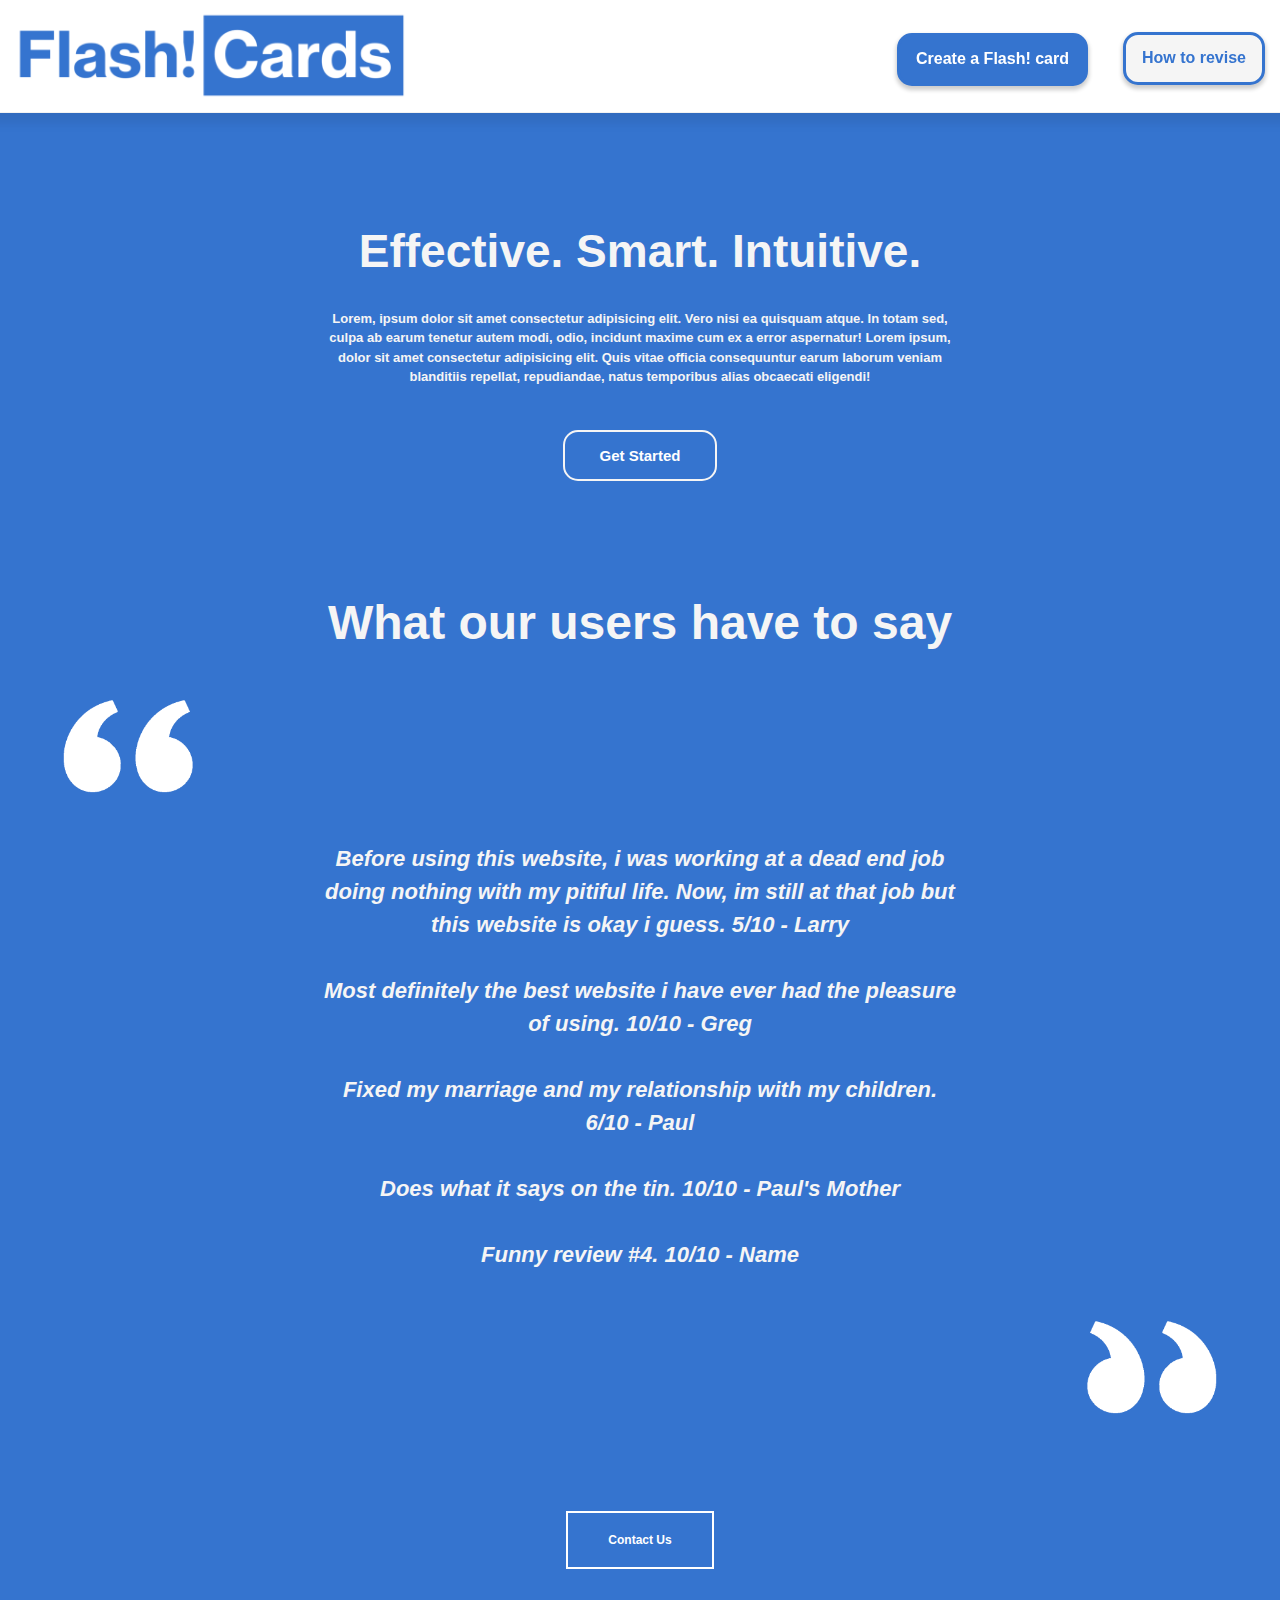
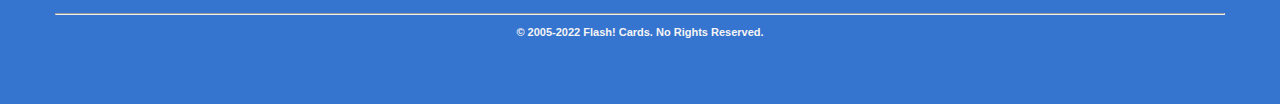
<file: index.html>
<!DOCTYPE html>
<html lang="en">
<head>
    <link rel="icon" href="img/favicon.ico">
    <meta charset="UTF-8" lang="en">
    <meta name="viewport" content="width=device-width, initial-scale=1.0">
    <link rel="stylesheet" href="style.css" type="text/css">
    <title>Flash! Cards - Home</title>
</head>
<body>
    <header>
        <a href="index.html"><img src="img/logo.png" alt="Flash! Cards"></a>
        <nav>
            <ul>
                <a href="revise.html" ><li class="revise_btn">How to revise</li></a>
                <a href="create.html" ><li class="create_btn">Create a Flash! card</li></a>
            </ul>
        </nav>
    </header>
    <main>
        <article class="description">
            <h1>Effective. Smart. Intuitive.</h1>
            <p>Lorem, ipsum dolor sit amet consectetur adipisicing elit. Vero nisi ea quisquam atque. In totam sed, culpa ab earum tenetur autem modi, odio, incidunt maxime cum ex a error aspernatur! Lorem ipsum, dolor sit amet consectetur adipisicing elit. Quis vitae officia consequuntur earum laborum veniam blanditiis repellat, repudiandae, natus temporibus alias obcaecati eligendi!</p>
            <a href="create.html">
                <div class="button">
                    Get Started
                </div>
            </a>
        </article>
        <section class="quotes_section">
            <h2>What our users have to say</h2>
            <img src="img/quotes.png" alt="" class="q1">
            <article>
                <p class="quotes">
                    <em>Before using this website, i was working at a dead end job doing nothing with my pitiful life. Now, im still at that job but this website is okay i guess. 5/10 - Larry<br><br>Most definitely the best website i have ever had the pleasure of using. 10/10 - Greg<br><br>
                    Fixed my marriage and my relationship with my children. 6/10 - Paul<br><br>
                    Does what it says on the tin. 10/10 - Paul's Mother<br><br>Funny review #4. 10/10 - Name</em> 
                </p>
                <img src="img/quotes.png" alt="" class="q2">
            </article>
        </section>
   
    <a href="mailto:imaadnisar01@gmail.com">
        <div class="contact_box"> 
            Contact Us
        </div> 
    </a>
    </main>
    <footer>
        <hr>
        <p>&copy; 2005-2022 Flash! Cards. No Rights Reserved.</p>
    </footer>

</body>
</html>
</file>
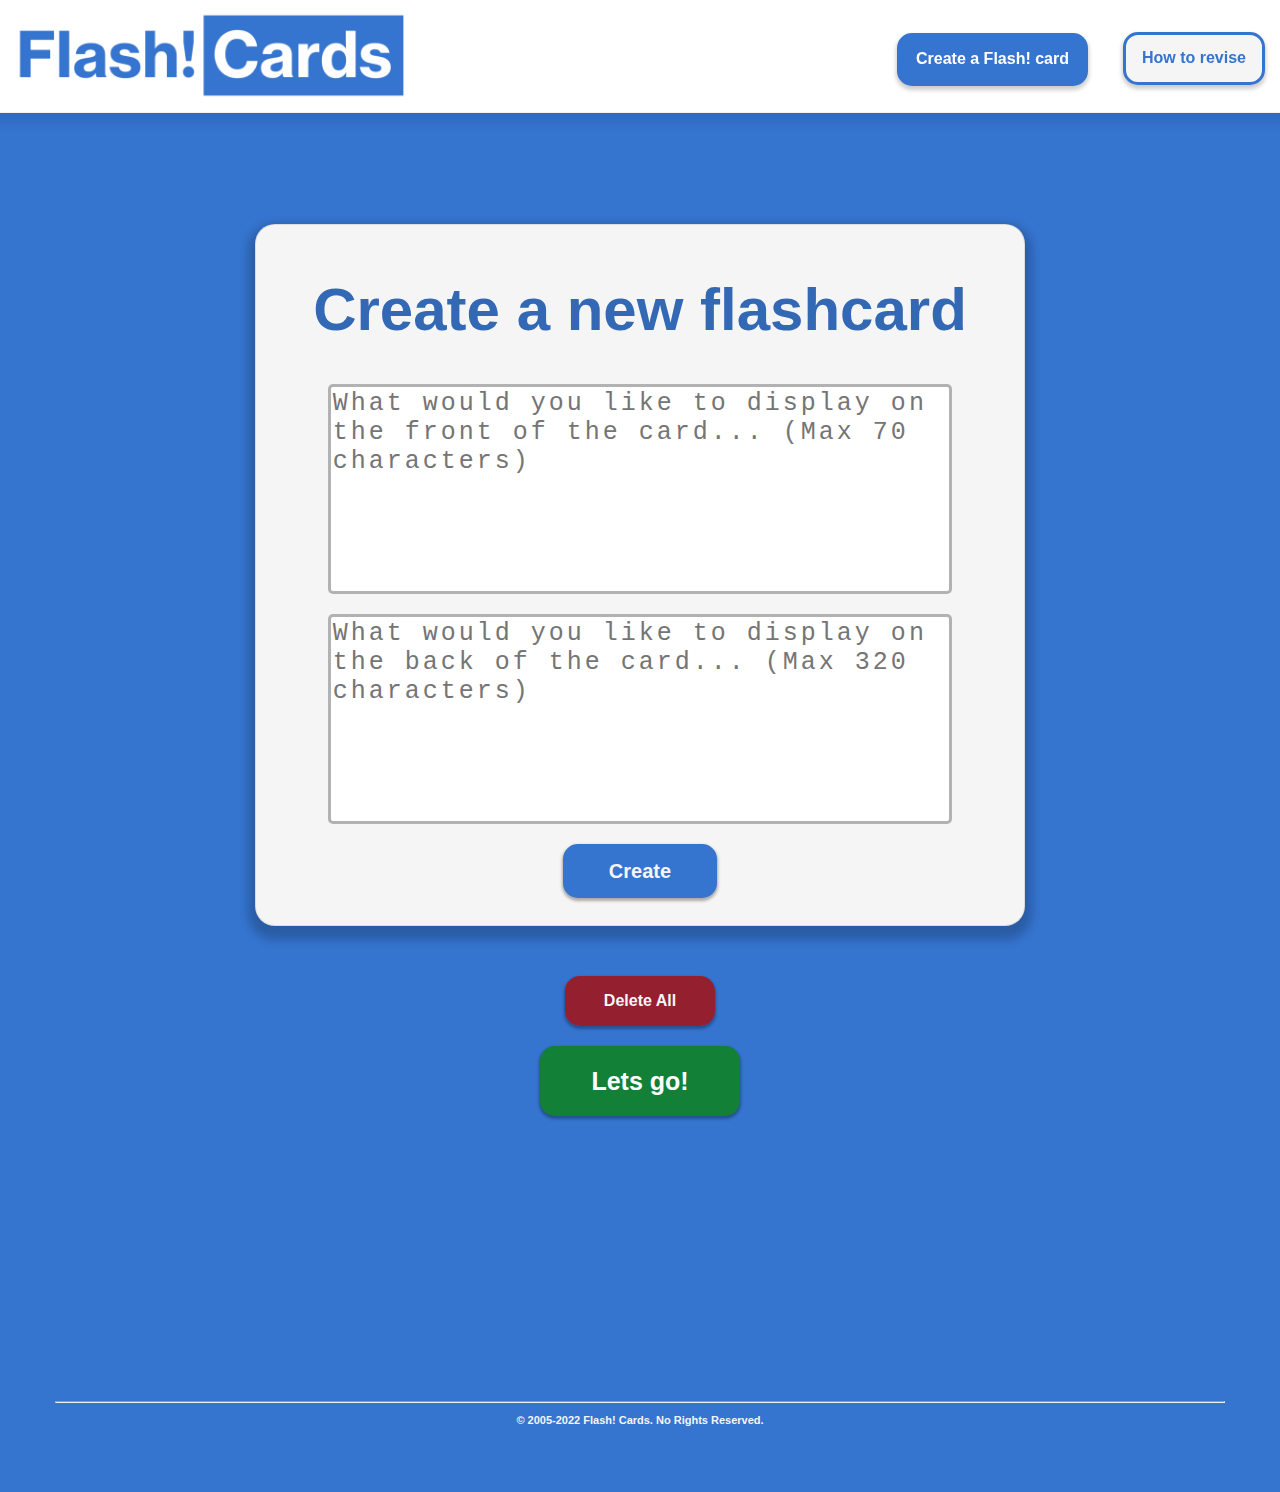
<file: create.html>
<!DOCTYPE html>
<html lang="en">
<head>
    <link rel="icon" href="img/favicon.ico">
    <meta charset="UTF-8" lang="en">
    <meta name="viewport" content="width=device-width, initial-scale=1.0">
    <link rel="stylesheet" href="style.css" type="text/css">
    <title>Flash! Cards - Home</title>
</head>
<body>
    <header>
        <a href="index.html"><img src="img/logo.png" alt="Flash! Cards"></a>
        <nav>
            <ul>
                <a href="revise.html" ><li class="revise_btn">How to revise</li></a>
                <a href="create.html" ><li class="create_btn">Create a Flash! card</li></a>
            </ul>
        </nav>
    </header>
    <main>
        
        <div class="create_f_container">
            <div class="create_f_contents">
                <h1 class="create_f_heading">Create a new flashcard</h1>
                <textarea name="front" id="front" maxlength="70" placeholder="What would you like to display on the front of the card... (Max 70 characters)"></textarea>
                <textarea name="back" id="back" maxlength="320" placeholder="What would you like to display on the back of the card... (Max 320 characters)"></textarea>
                <div class="create_f_button" onclick="createFlashcard()">
                    Create
                </div>
            </div>
        </div>
        
        <div class="delete_button" onclick="deleteFlashcard()">
            Delete All
        </div>
    
        <a href="#" style="width:200px; margin:auto; display: block;" onclick="checkList()">
            <div class="go_button">
                Lets go!
            </div>
        </a>
        

    </main>
    <footer>
        <hr>
        <p>&copy; 2005-2022 Flash! Cards. No Rights Reserved.</p>
    </footer>
    <script src="script.js"></script>
</body>
</html>
</file>
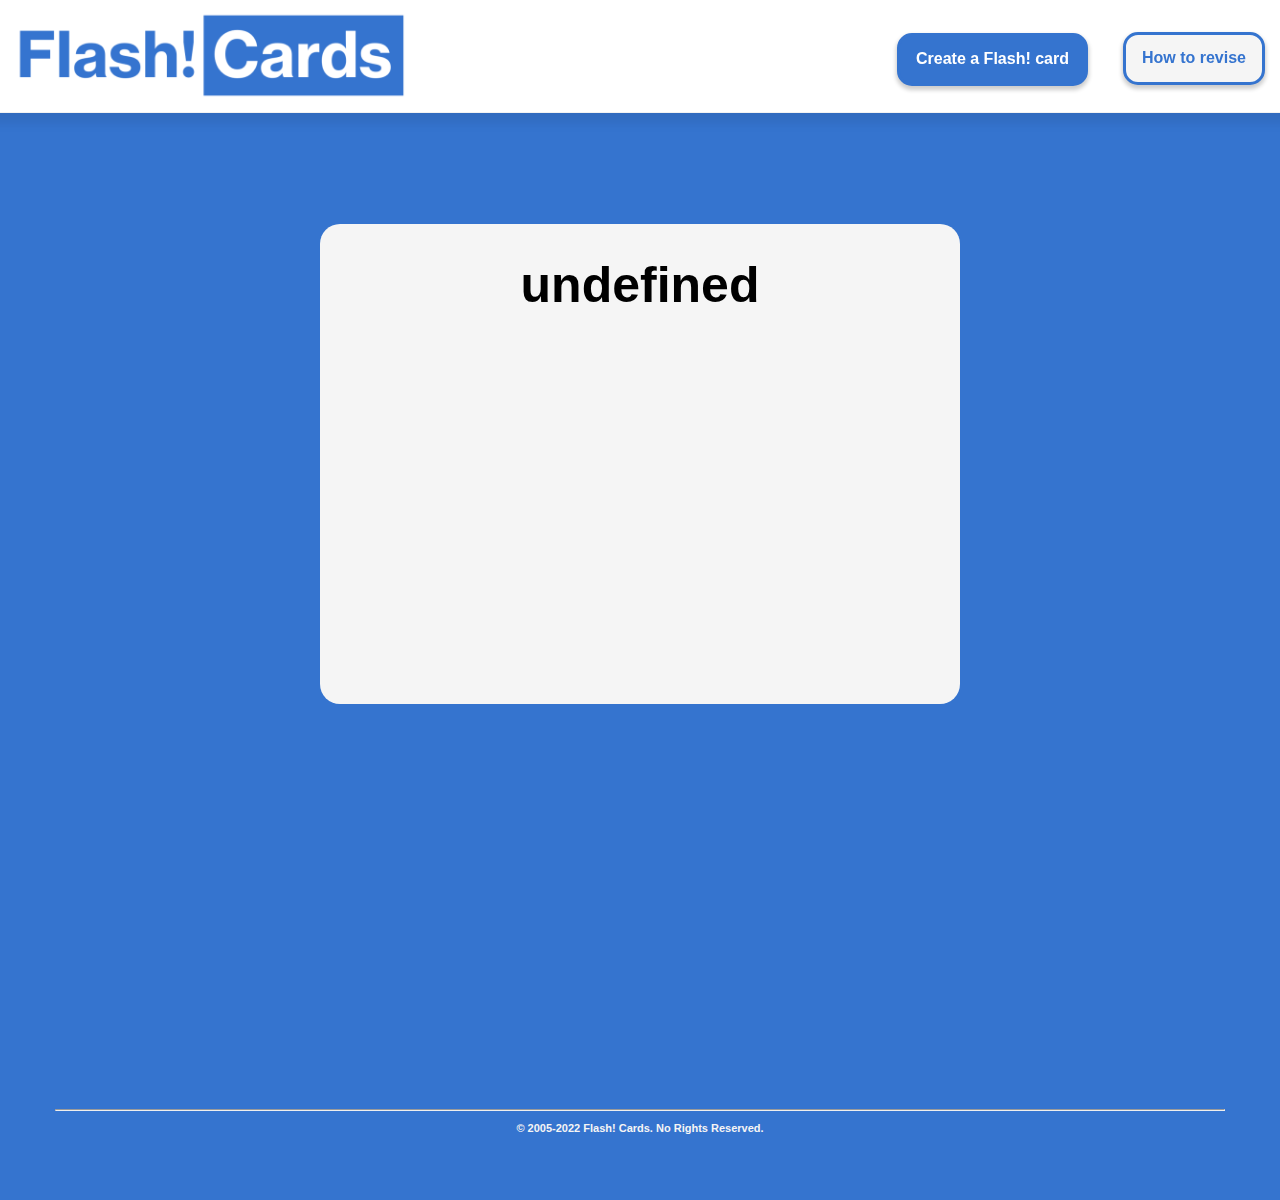
<file: flashcards.html>
<!DOCTYPE html>
<html lang="en">
<head>
    <link rel="icon" href="img/favicon.ico">
    <meta charset="UTF-8" lang="en">
    <meta name="viewport" content="width=device-width, initial-scale=1.0">
    <link rel="stylesheet" href="style.css" type="text/css">
    <title>Flash! Cards - Home</title>
</head>
<body onload="nextFront()">
    <header>
        <a href="index.html"><img src="img/logo.png" alt="Flash! Cards"></a>
        <nav>
            <ul>
                <a href="revise.html" ><li class="revise_btn">How to revise</li></a>
                <a href="create.html" ><li class="create_btn">Create a Flash! card</li></a>
            </ul>
        </nav>
    </header>
    <main>
        <div class="scene scene--card">
            <div class="card">
                <div class="card__face card__face--front">
                    <div id="front_text">Front</div>
                </div>
                <div class="card__face card__face--back">
                    <div id="back_text">Back</div>
                    <div class="next_card" onclick="nextFront()">Next Card</div>
                </div>
            </div>
          </div>
    </main>
    <footer>
        <hr>
        <p>&copy; 2005-2022 Flash! Cards. No Rights Reserved.</p>
    </footer>

    <script src="script.js"></script>

</body>
</html>
</file>
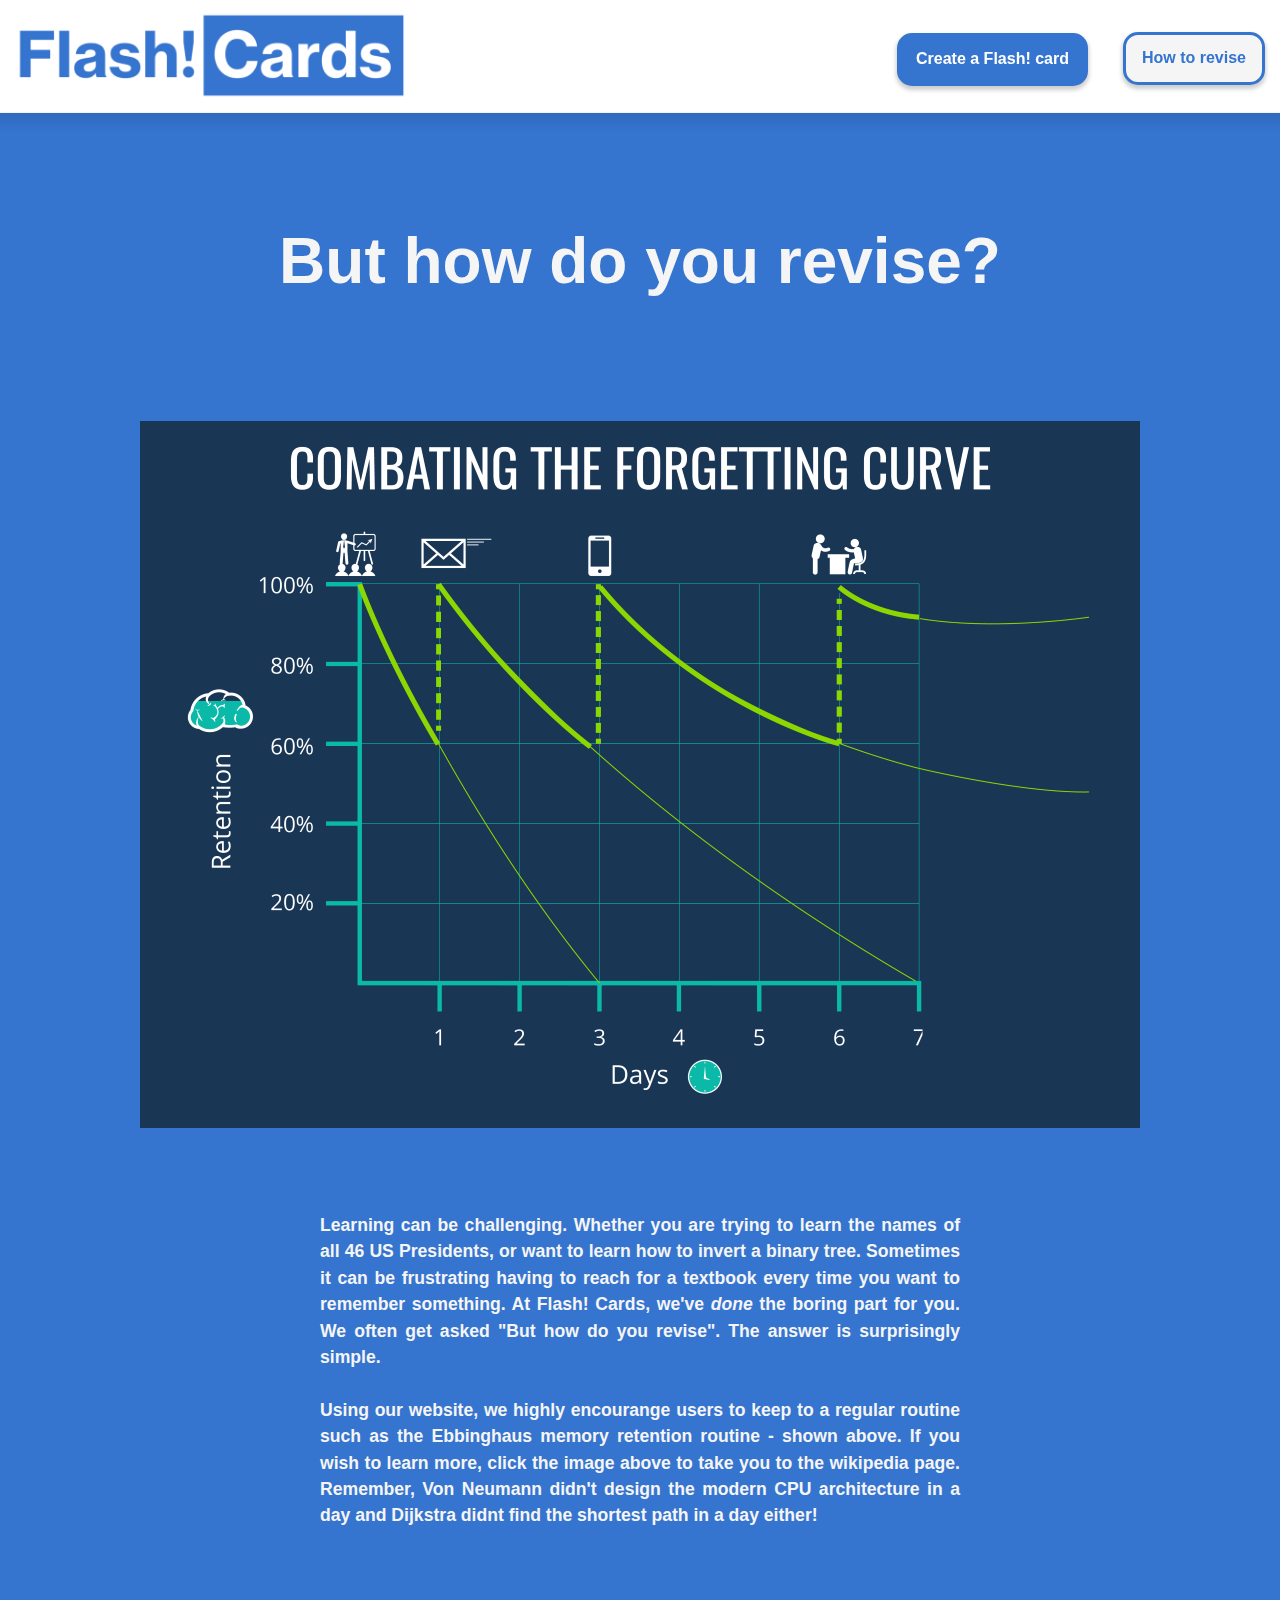
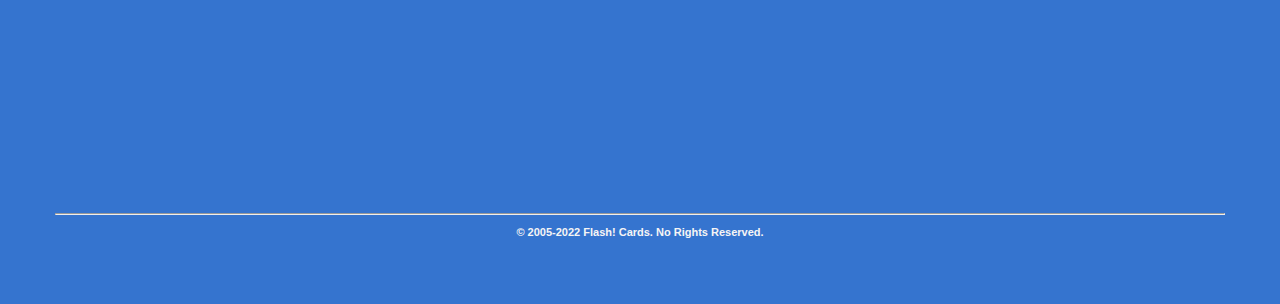
<file: revise.html>
<!DOCTYPE html>
<html lang="en">
<head>
    <link rel="icon" href="img/favicon.ico">
    <meta charset="UTF-8" lang="en">
    <meta name="viewport" content="width=device-width, initial-scale=1.0">
    <link rel="stylesheet" href="style.css" type="text/css">
    <title>Flash! Cards - Home</title>
</head>
<body>
    <header>
        <a href="index.html"><img src="img/logo.png" alt="Flash! Cards"></a>
        <nav>
            <ul>
                <a href="revise.html" ><li class="revise_btn">How to revise</li></a>
                <a href="create.html" ><li class="create_btn">Create a Flash! card</li></a>
            </ul>
        </nav>
    </header>
    <main>
        <article>
            <h1 class="r_title">But how do you revise?</h1>
            <a href="https://en.wikipedia.org/wiki/Forgetting_curve" target="_blank"><img src="img/ebbinghaus.png" alt="Ebbinghaus Forgetting Curve" class="ebbinghaus"></a>
            <p class="revision_text">
                Learning can be challenging. Whether you are trying to learn the names of all 46 US Presidents, or want to learn how to invert a binary tree. Sometimes it can be frustrating having to reach for a textbook every time you want to remember something. At Flash! Cards, we've<em> done</em> the boring part for you. We often get asked "But how do you revise". The answer is surprisingly simple.<br><br> Using our website, we highly encourange users to keep to a regular routine such as the Ebbinghaus memory retention routine - shown above. If you wish to learn more, click the image above to take you to the wikipedia page. Remember, Von Neumann didn't design the modern CPU architecture in a day and Dijkstra didnt find the shortest path in a day either!
            </p>
        </article>
    </main>
    <footer>
        <hr>
        <p>&copy; 2005-2022 Flash! Cards. No Rights Reserved.</p>
    </footer>

</body>
</html>
</file>
<file: style.css>
body {
    font-family:  "Haas Grot Text R Web", Helvetica, sans-serif;
    background-color: rgb(53,116,207);
    color: whitesmoke;
    margin: 0;
    font-weight: bold;
}
header {
    background-color: white;
    position: fixed;
    top: 0;
    width: 100%;
    height: 7em;
    border-bottom: 1px solid rgba(0, 0, 0, 0.05);
    box-shadow: 0 0 10px 10px rgba(0, 0, 0, 0.08);
    z-index: 10;
}
header img {
    position: absolute;
    width: 25em;
    margin: auto;
    left:0;
    top:0;
    bottom: 0;
    right: 0;
}
nav li {
    float: right;
    padding: 0.9em 1em;
    border: 3px solid rgb(53,116,207);
    margin: 16px 20px 0 20px;
    border-radius: 15px;
    background-color: rgb(53,116,207);
    font-size: 16px;
    box-shadow: 0 3px 4px 1px rgba(0, 0, 0, 0.2);
}
a {
    color: white;
    text-decoration: none;
}
nav li.revise_btn {
    background-color: whitesmoke;
    color: rgb(53,116,207);
    border: 3px solid rgb(53,116,207);
    margin: 15px;
}
nav li.create_btn {
    background-color: rgb(53,116,207);
    border: 3px solid rgb(53,116,207);
}
ul {
    list-style: none;
}
main {
    margin: 14em auto;
    text-align: center;
    animation: transitionIn 1s
}
article.description {
    width: 50%;
    margin: auto;
}
article h1 {
    font-size: 64px;
}
article p {
    font-size: 13px;
    line-height: 1.5em;
}
.button {
    display: inline-block;
    position: relative;
    font-size: 15px;
    top: 2em;
    border: 2px solid whitesmoke;
    padding: 15px 35px;
    border-radius: 15px;
}
.quotes_section h2 {
    margin: 3em 0 0 0;
    font-size: 48px;
}
.quotes_section img {
    display: block;
    width: 20%;
    margin: 1em 0;
}
.quotes_section .q2 {
    float: right;
    transform: scaleX(-1)
}
.quotes_section .quotes {
    width: 50%;
    text-align: center;
    margin: auto;
    font-size: 22px;
}
.contact_box {
    width: 7em;
    position: relative;
    margin: auto;
    top: 20em;
    padding: 20px 30px;
    border: 2px solid white;
    font-size: 12px;
}
footer {
    position: relative;
    text-align: center;
    padding: 5em;
    font-size: 11px;
}
.create_btn:hover {
    animation-name: create_hover;
    animation-duration: 0.3s;
    animation-fill-mode: forwards;
}
@keyframes create_hover {
    100% {
        background-color: rgb(51, 105, 180);
    }
}
.revise_btn:hover {
    animation-name: revise_hover;
    animation-duration: 0.3s;
    animation-fill-mode: forwards;
}
@keyframes revise_hover {
    100% {
        background-color:rgba(156, 156, 156, 0.3)
    }
}
@keyframes transitionIn {
    from {
        opacity: 0;
        transform: rotateX(-5deg);
    }
    to {
        opacity: 1;
        transform: rotateX(0);
    }
}
.button:hover {
    animation-name: create_hover;
    animation-duration: 0.3s;
    animation-fill-mode: forwards;
}
.contact_box:hover {
    animation-name: create_hover;
    animation-duration: 0.3s;
    animation-fill-mode: forwards;
}
.ebbinghaus {
    max-width: 1000px;
    margin: 5em auto;
}
.revision_text {
    text-align: justify;
    max-width: 50%;
    margin: auto;
    font-size: 1.1em;
}
@media screen and (max-width:1400px) {
    .description h1 {
        font-size: 46px;
    }
    header img {
        position: relative;
        left: 10px;
        top: 10px;
    }
    header nav ul {
        position: relative;
        bottom: 95px;
    }
}
@media screen and (max-width:700px) {
    article.description {
        width: 90%;
    }
}
@media screen and (max-width:1000px) {
    .quotes_section h2 {
        font-size: 36px;
    }
    .quotes_section article .quotes {
        font-size: 14px;
        width: 70%;
    }
}

@media screen and (max-width:1275px) {
    header img {
        display: none;
    }
    header nav ul {
        top: 0;
    }
    header nav .create_btn {
        float: left;
        width: 35%;
        text-align: center;
        position: relative;
        right: 45px;
    }
    header nav .revise_btn {
        width: 35%;
        text-align: center;
    }
    div .create_f_heading {
        font-size: 40px;
    }
    div textarea {
        font-size: 18px;
    }
}
@media screen and (max-width:760px) {
    header nav li {
        font-size: 16px;
        
    }
    header nav .create_btn {
        float: left;
        width: 110px;
        text-align: center;
        position: relative;
        right: 40px;
        bottom: 10px;
    }
    header nav .revise_btn {
        width: 100px;
        text-align: center;
        position: relative;
        bottom: 10px;
    }
}

@media screen and (max-width:455px) {
    header nav .create_btn {
        display: block;
        position: relative;
        float: none;
        right: 41px;
        width: 90%;
    }
    header nav .revise_btn {
        display: block;
        position: relative;
        float: none;
        right: 36px;
        width: 90%;
        margin-top: 0;
    }
    header {
        height: 9em;
        position: relative;
        padding-top: 40px;
    }
    header nav ul {
        margin-top: 0;
    }
    main {
        margin-top: 3em;
    }

}

@media screen and (max-width:1095px) {
    article .r_title {
        font-size: 60px;
    }
    article .revision_text {
        font-size: 18px;
        max-width: 90%;
    }
    .ebbinghaus {
        max-width: 90%;
    }
}
@media screen and (max-width:760px) {
    article .r_title {
        font-size: 50px;
    }
}

@media screen and (max-width:455px) {
    article .r_title {
        font-size: 30px;
    }
    .ebbinghaus {
        margin: 10px auto;
    }
    body main article .revision_text {
        font-size: 11px;
    }
    main .create_f_container {
        width: 90%;
    }
    main div textarea {
        font-size: 12px;
    }
    main .go_button {
        width: 60%;
        font-size: 18px;
    }
    
}
@media screen and (max-width:850px) {
    .create_f_container .create_f_contents .create_f_heading {
        font-size: 25px;
    }
}

hr {
    color: whitesmoke
}

.create_f_container {
    width: 60%;
    height: 700px;
    background-color: whitesmoke;
    border: 1px solid rgba(0, 0, 0, 0.1);
    border-radius: 20px;
    margin: auto;
    box-shadow: 0 7px 10px 7px rgba(0, 0, 0, 0.2);
}

.create_f_heading {
    color:rgb(51, 105, 180);
    font-size: 60px;
    margin-top: 50px;
}

textarea {
    resize: none;
    border: 3px solid rgba(0, 0, 0, 0.3);
    border-radius: 5px;
    font-size: 25px;
    letter-spacing: 3px;
}

textarea:hover {
    border: 3px solid rgb(51, 105, 180)
}

textarea:focus{
    outline-color: rgb(51, 105, 180);
}

.create_f_contents {
    height: 400px;
}

#front {
    display: block;
    width: 80%;
    margin: 20px auto;
    height: 50%;
    
}

#back {
    display: block;
    width: 80%;
    margin: 20px auto;
    height: 50%;
}
.create_f_button {
    color: whitesmoke;
    width: 150px;
    height: 50px;
    background-color: rgb(53,116,207);
    border-radius: 15px;
    margin: auto;
    line-height: 50px;
    font-size: 20px;
    box-shadow: 0 2px 3px 1px rgba(0, 0, 0, 0.3);
    border: 2px solid rgb(53,116,207);

}
.create_f_button:hover {
    cursor: pointer;
    animation-name: create_ani;
    animation-duration: 0.5s;
    animation-fill-mode: forwards;
}
@keyframes create_ani {
    100% {
        background-color: rgb(45, 93, 161);
    }
}
.go_button {
    width: 200px;
    height: 70px;
    font-size: 20px;
    background-color: rgb(18, 128, 54);
    margin: 20px auto;
    border-radius: 15px;
    box-shadow: 0 2px 3px 1px rgba(0, 0, 0, 0.3);
    line-height: 70px;
    font-size: 25px;
}
.go_button:hover {
    cursor: pointer;
    animation-name: go_ani;
    animation-duration: 0.5s;
    animation-fill-mode: forwards;
}
@keyframes go_ani {
    100% {
        background-color: rgb(12, 90, 38);
    }
}

.delete_button {
    background-color: rgba(168, 14, 14, 0.836);
    width: 150px;
    height: 50px;
    margin: 50px auto 0;
    border-radius: 15px;
    box-shadow: 0 2px 3px 1px rgba(0, 0, 0, 0.3);
    line-height: 50px;
    
}
.delete_button:hover {
    cursor: pointer;
    animation-name: del_ani;
    animation-duration: 0.5s;
    animation-fill-mode: forwards;
}
@keyframes del_ani {
    100% {
        background-color: rgba(121, 11, 11, 0.836);
    }
}





.scene {
    width: 50%;
    height: 600px;
    margin: auto;
    perspective: 1600px;
}

.card {
    width: 100%;
    height: 80%;
    transition: transform 0.4s;
    transform-style: preserve-3d;
    cursor: pointer;
    position: relative;
}
.card.is-flipped {
    transform: rotateX(180deg);
}

.card__face {
    color: black;
    position: absolute;
    width: 100%;
    height: 100%;
    text-align: center;
    font-size: 60px;
    -webkit-backface-visibility: hidden;
    backface-visibility: hidden;
    border-radius: 20px;
    word-break: break-word;
}
.card__face--front {
    background: whitesmoke;
}
  
.card__face--back {
    background: whitesmoke;
    transform: rotateX(180deg);
}
#front_text {
    position: relative;
    margin: 5%;
    font-size: 64px;
}
#back_text {
    position: relative;
    margin: 6%;
    font-size: 32px;
}

.next_card {
    font-size: 15px;
    width: 100%;
    height: 50px;
    background-color: rgb(51, 105, 180);
    color: white;
    border-radius: 15px;
    line-height: 50px;
    position: absolute;
    top: 500px;
    box-shadow: 0 2px 3px 1px rgba(0, 0, 0, 0.3);

}

@media screen and (max-width:1650px) {
    #back_text {
        font-size: 24px;
    }
    #front_text {
        font-size: 50px
    }
}
@media screen and (max-width:980px) {
    #back_text {
        font-size: 16px;
    }
    #front_text {
        font-size: 28px
    }
}
</file>
